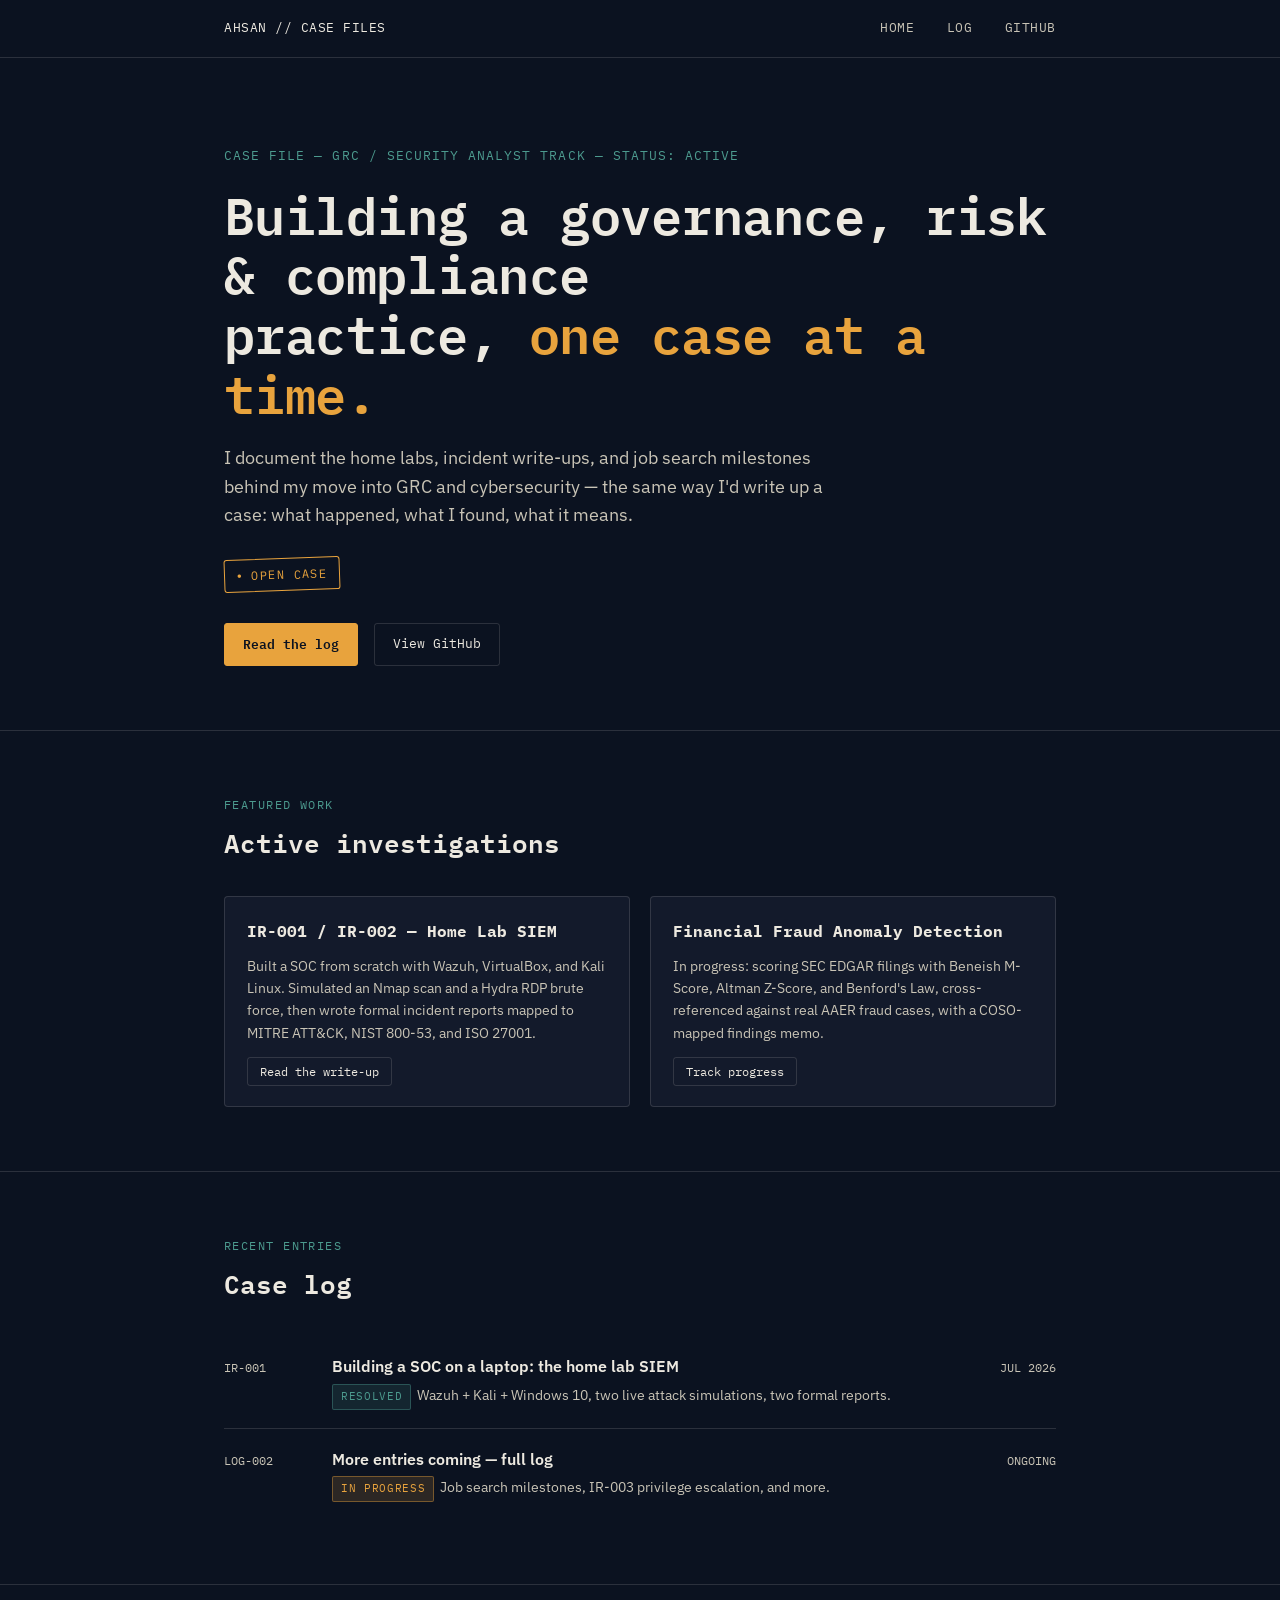
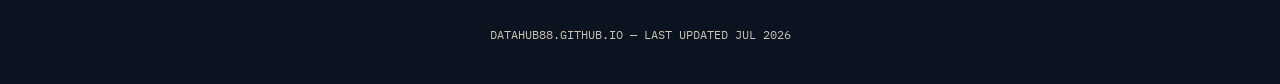
<file: index.html>
<!DOCTYPE html>
<html lang="en">
<head>
<meta charset="UTF-8">
<meta name="viewport" content="width=device-width, initial-scale=1.0">
<title>Ahsan — GRC, Risk & Security Case Files</title>
<link rel="preconnect" href="https://fonts.googleapis.com">
<link href="https://fonts.googleapis.com/css2?family=IBM+Plex+Mono:wght@400;500;600&family=IBM+Plex+Sans:wght@400;500;600&display=swap" rel="stylesheet">
<link rel="stylesheet" href="style.css">
</head>
<body>

<div class="topbar">
  <div class="wrap">
    <span class="brand">AHSAN // CASE FILES</span>
    <nav>
      <a href="index.html">Home</a>
      <a href="blog.html">Log</a>
      <a href="https://github.com/Datahub88" target="_blank">GitHub</a>
    </nav>
  </div>
</div>

<div class="hero">
  <div class="wrap">
    <div class="case-number">CASE FILE — GRC / SECURITY ANALYST TRACK — STATUS: ACTIVE</div>
    <h1>Building a governance, risk &amp; compliance<br>practice, <span class="accent">one case at a time.</span></h1>
    <p class="lede">I document the home labs, incident write-ups, and job search milestones behind my move into GRC and cybersecurity — the same way I'd write up a case: what happened, what I found, what it means.</p>
    <div class="stamp">Open Case</div>
    <div class="hero-links">
      <a class="btn primary" href="blog.html">Read the log</a>
      <a class="btn" href="https://github.com/Datahub88" target="_blank">View GitHub</a>
    </div>
  </div>
</div>

<div class="section">
  <div class="wrap">
    <div class="section-label">Featured Work</div>
    <h2>Active investigations</h2>
    <div class="grid">
      <div class="card">
        <h3>IR-001 / IR-002 — Home Lab SIEM</h3>
        <p>Built a SOC from scratch with Wazuh, VirtualBox, and Kali Linux. Simulated an Nmap scan and a Hydra RDP brute force, then wrote formal incident reports mapped to MITRE ATT&amp;CK, NIST 800-53, and ISO 27001.</p>
        <a class="btn" href="home-lab-siem.html">Read the write-up</a>
      </div>
      <div class="card">
        <h3>Financial Fraud Anomaly Detection</h3>
        <p>In progress: scoring SEC EDGAR filings with Beneish M-Score, Altman Z-Score, and Benford's Law, cross-referenced against real AAER fraud cases, with a COSO-mapped findings memo.</p>
        <a class="btn" href="https://github.com/Datahub88" target="_blank">Track progress</a>
      </div>
    </div>
  </div>
</div>

<div class="section">
  <div class="wrap">
    <div class="section-label">Recent Entries</div>
    <h2>Case log</h2>

    <a class="log-entry" href="home-lab-siem.html">
      <span class="log-id">IR-001</span>
      <span>
        <span class="entry-title">Building a SOC on a laptop: the home lab SIEM</span>
        <div class="entry-desc"><span class="tag resolved">Resolved</span>Wazuh + Kali + Windows 10, two live attack simulations, two formal reports.</div>
      </span>
      <span class="entry-date">JUL 2026</span>
    </a>

    <a class="log-entry" href="blog.html">
      <span class="log-id">LOG-002</span>
      <span>
        <span class="entry-title">More entries coming — full log</span>
        <div class="entry-desc"><span class="tag progress">In Progress</span>Job search milestones, IR-003 privilege escalation, and more.</div>
      </span>
      <span class="entry-date">ONGOING</span>
    </a>
  </div>
</div>

<footer>
  <div class="wrap">DATAHUB88.GITHUB.IO — LAST UPDATED JUL 2026</div>
</footer>

</body>
</html>
</file>
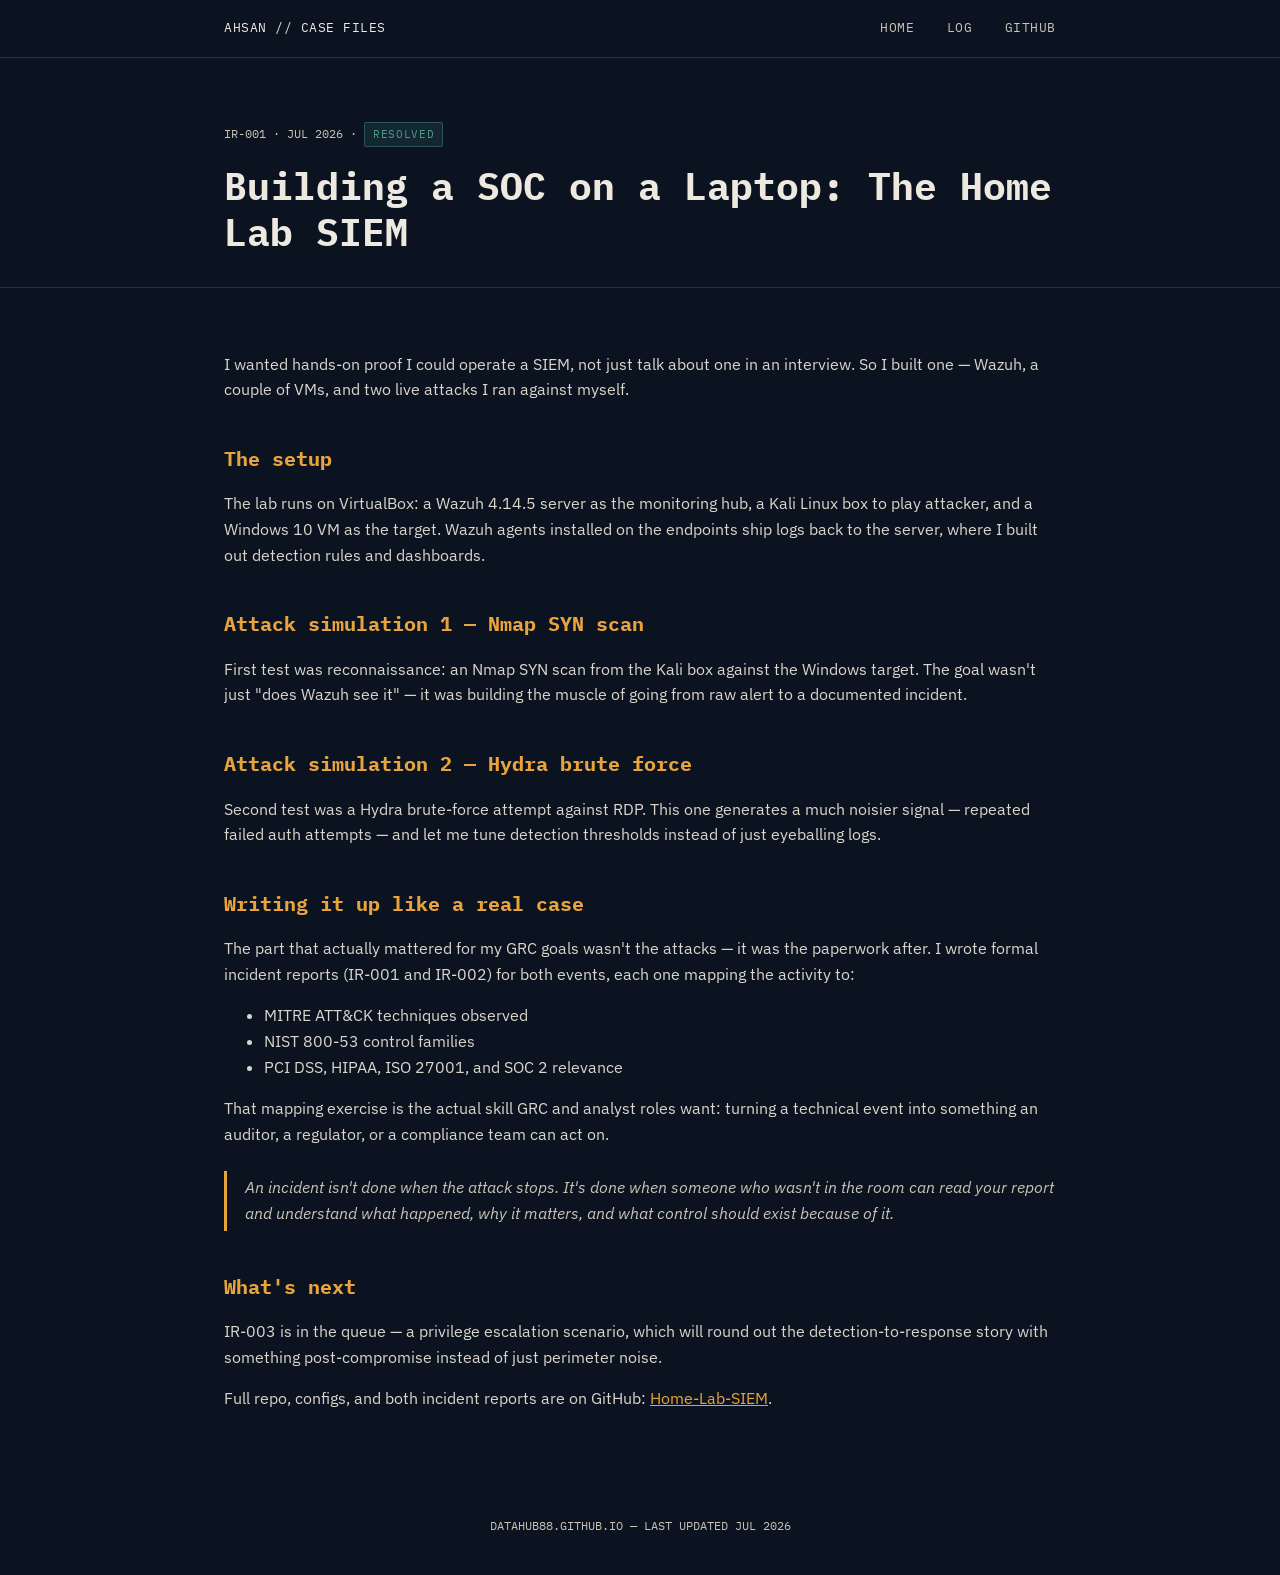
<file: home-lab-siem.html>
<!DOCTYPE html>
<html lang="en">
<head>
<meta charset="UTF-8">
<meta name="viewport" content="width=device-width, initial-scale=1.0">
<title>Building a SOC on a Laptop: The Home Lab SIEM — Ahsan</title>
<link rel="preconnect" href="https://fonts.googleapis.com">
<link href="https://fonts.googleapis.com/css2?family=IBM+Plex+Mono:wght@400;500;600&family=IBM+Plex+Sans:wght@400;500;600&display=swap" rel="stylesheet">
<link rel="stylesheet" href="style.css">
</head>
<body>

<div class="topbar">
  <div class="wrap">
    <span class="brand">AHSAN // CASE FILES</span>
    <nav>
      <a href="index.html">Home</a>
      <a href="blog.html">Log</a>
      <a href="https://github.com/Datahub88" target="_blank">GitHub</a>
    </nav>
  </div>
</div>

<div class="post-header">
  <div class="wrap">
    <div class="post-meta">IR-001 · JUL 2026 · <span class="tag resolved">Resolved</span></div>
    <h1>Building a SOC on a Laptop: The Home Lab SIEM</h1>
  </div>
</div>

<article class="post">
  <div class="wrap">
    <p>I wanted hands-on proof I could operate a SIEM, not just talk about one in an interview. So I built one — Wazuh, a couple of VMs, and two live attacks I ran against myself.</p>

    <h2>The setup</h2>
    <p>The lab runs on VirtualBox: a Wazuh 4.14.5 server as the monitoring hub, a Kali Linux box to play attacker, and a Windows 10 VM as the target. Wazuh agents installed on the endpoints ship logs back to the server, where I built out detection rules and dashboards.</p>

    <h2>Attack simulation 1 — Nmap SYN scan</h2>
    <p>First test was reconnaissance: an Nmap SYN scan from the Kali box against the Windows target. The goal wasn't just "does Wazuh see it" — it was building the muscle of going from raw alert to a documented incident.</p>

    <h2>Attack simulation 2 — Hydra brute force</h2>
    <p>Second test was a Hydra brute-force attempt against RDP. This one generates a much noisier signal — repeated failed auth attempts — and let me tune detection thresholds instead of just eyeballing logs.</p>

    <h2>Writing it up like a real case</h2>
    <p>The part that actually mattered for my GRC goals wasn't the attacks — it was the paperwork after. I wrote formal incident reports (IR-001 and IR-002) for both events, each one mapping the activity to:</p>
    <ul>
      <li>MITRE ATT&amp;CK techniques observed</li>
      <li>NIST 800-53 control families</li>
      <li>PCI DSS, HIPAA, ISO 27001, and SOC 2 relevance</li>
    </ul>
    <p>That mapping exercise is the actual skill GRC and analyst roles want: turning a technical event into something an auditor, a regulator, or a compliance team can act on.</p>

    <blockquote>An incident isn't done when the attack stops. It's done when someone who wasn't in the room can read your report and understand what happened, why it matters, and what control should exist because of it.</blockquote>

    <h2>What's next</h2>
    <p>IR-003 is in the queue — a privilege escalation scenario, which will round out the detection-to-response story with something post-compromise instead of just perimeter noise.</p>

    <p>Full repo, configs, and both incident reports are on GitHub: <a href="https://github.com/Datahub88/Home-Lab-SIEM" target="_blank" style="color: var(--amber);">Home-Lab-SIEM</a>.</p>
  </div>
</article>

<footer>
  <div class="wrap">DATAHUB88.GITHUB.IO — LAST UPDATED JUL 2026</div>
</footer>

</body>
</html>
</file>
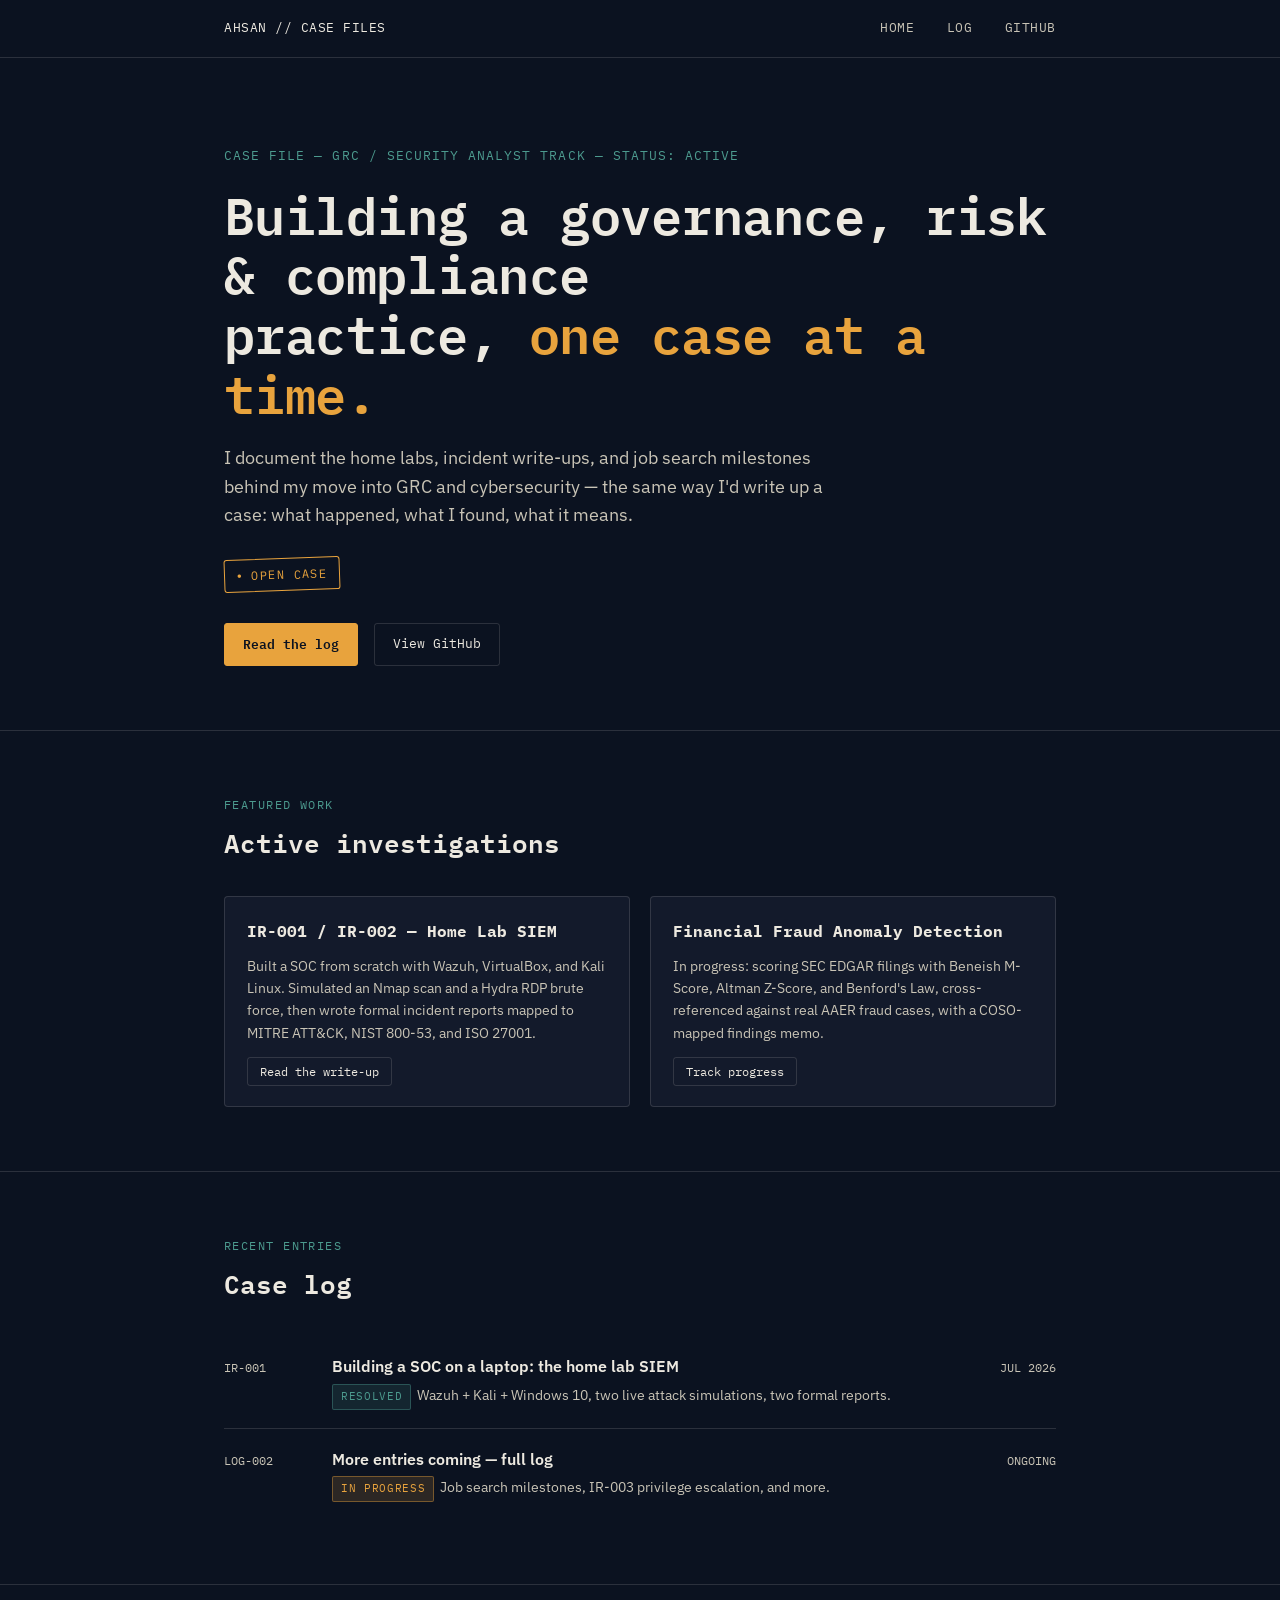
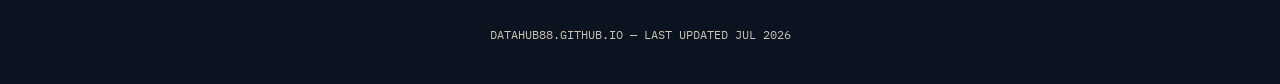
<file: index (1).html>
<!DOCTYPE html>
<html lang="en">
<head>
<meta charset="UTF-8">
<meta name="viewport" content="width=device-width, initial-scale=1.0">
<title>Ahsan — GRC, Risk & Security Case Files</title>
<link rel="preconnect" href="https://fonts.googleapis.com">
<link href="https://fonts.googleapis.com/css2?family=IBM+Plex+Mono:wght@400;500;600&family=IBM+Plex+Sans:wght@400;500;600&display=swap" rel="stylesheet">
<link rel="stylesheet" href="style.css">
</head>
<body>

<div class="topbar">
  <div class="wrap">
    <span class="brand">AHSAN // CASE FILES</span>
    <nav>
      <a href="index.html">Home</a>
      <a href="blog.html">Log</a>
      <a href="https://github.com/Datahub88" target="_blank">GitHub</a>
    </nav>
  </div>
</div>

<div class="hero">
  <div class="wrap">
    <div class="case-number">CASE FILE — GRC / SECURITY ANALYST TRACK — STATUS: ACTIVE</div>
    <h1>Building a governance, risk &amp; compliance<br>practice, <span class="accent">one case at a time.</span></h1>
    <p class="lede">I document the home labs, incident write-ups, and job search milestones behind my move into GRC and cybersecurity — the same way I'd write up a case: what happened, what I found, what it means.</p>
    <div class="stamp">Open Case</div>
    <div class="hero-links">
      <a class="btn primary" href="blog.html">Read the log</a>
      <a class="btn" href="https://github.com/Datahub88" target="_blank">View GitHub</a>
    </div>
  </div>
</div>

<div class="section">
  <div class="wrap">
    <div class="section-label">Featured Work</div>
    <h2>Active investigations</h2>
    <div class="grid">
      <div class="card">
        <h3>IR-001 / IR-002 — Home Lab SIEM</h3>
        <p>Built a SOC from scratch with Wazuh, VirtualBox, and Kali Linux. Simulated an Nmap scan and a Hydra RDP brute force, then wrote formal incident reports mapped to MITRE ATT&amp;CK, NIST 800-53, and ISO 27001.</p>
        <a class="btn" href="posts/home-lab-siem.html">Read the write-up</a>
      </div>
      <div class="card">
        <h3>Financial Fraud Anomaly Detection</h3>
        <p>In progress: scoring SEC EDGAR filings with Beneish M-Score, Altman Z-Score, and Benford's Law, cross-referenced against real AAER fraud cases, with a COSO-mapped findings memo.</p>
        <a class="btn" href="https://github.com/Datahub88" target="_blank">Track progress</a>
      </div>
    </div>
  </div>
</div>

<div class="section">
  <div class="wrap">
    <div class="section-label">Recent Entries</div>
    <h2>Case log</h2>

    <a class="log-entry" href="posts/home-lab-siem.html">
      <span class="log-id">IR-001</span>
      <span>
        <span class="entry-title">Building a SOC on a laptop: the home lab SIEM</span>
        <div class="entry-desc"><span class="tag resolved">Resolved</span>Wazuh + Kali + Windows 10, two live attack simulations, two formal reports.</div>
      </span>
      <span class="entry-date">JUL 2026</span>
    </a>

    <a class="log-entry" href="blog.html">
      <span class="log-id">LOG-002</span>
      <span>
        <span class="entry-title">More entries coming — full log</span>
        <div class="entry-desc"><span class="tag progress">In Progress</span>Job search milestones, IR-003 privilege escalation, and more.</div>
      </span>
      <span class="entry-date">ONGOING</span>
    </a>
  </div>
</div>

<footer>
  <div class="wrap">DATAHUB88.GITHUB.IO — LAST UPDATED JUL 2026</div>
</footer>

</body>
</html>
</file>
<file: style.css>
:root {
  --ink: #0B1220;
  --panel: #131A2B;
  --paper: #EDE9E0;
  --paper-dim: #C9C4B6;
  --amber: #E8A33D;
  --teal: #4C9A8E;
  --red: #C1483B;
  --line: rgba(237, 233, 224, 0.14);
  --mono: 'IBM Plex Mono', ui-monospace, SFMono-Regular, Menlo, monospace;
  --sans: 'IBM Plex Sans', -apple-system, Segoe UI, Roboto, sans-serif;
}

* { box-sizing: border-box; }

html { scroll-behavior: smooth; }

body {
  margin: 0;
  background: var(--ink);
  color: var(--paper);
  font-family: var(--sans);
  line-height: 1.6;
}

a { color: inherit; }

.wrap {
  max-width: 880px;
  margin: 0 auto;
  padding: 0 24px;
}

/* Top bar — styled like a case-file header strip */
.topbar {
  border-bottom: 1px solid var(--line);
  padding: 18px 0;
  font-family: var(--mono);
  font-size: 13px;
  letter-spacing: 0.04em;
  text-transform: uppercase;
  color: var(--paper-dim);
}
.topbar .wrap {
  display: flex;
  justify-content: space-between;
  align-items: center;
}
.topbar nav a {
  text-decoration: none;
  margin-left: 24px;
  color: var(--paper-dim);
  border-bottom: 1px solid transparent;
  transition: border-color 0.15s, color 0.15s;
}
.topbar nav a:hover { color: var(--amber); border-color: var(--amber); }
.topbar .brand { color: var(--paper); }

/* Hero — cover-page-of-a-case-file feel */
.hero {
  padding: 88px 0 64px;
  border-bottom: 1px solid var(--line);
}
.case-number {
  font-family: var(--mono);
  font-size: 13px;
  color: var(--teal);
  letter-spacing: 0.08em;
  text-transform: uppercase;
  margin-bottom: 18px;
}
.hero h1 {
  font-family: var(--mono);
  font-size: clamp(32px, 5vw, 52px);
  line-height: 1.15;
  margin: 0 0 20px;
  font-weight: 600;
  letter-spacing: -0.01em;
}
.hero h1 .accent { color: var(--amber); }
.hero p.lede {
  font-size: 18px;
  color: var(--paper-dim);
  max-width: 620px;
  margin: 0 0 28px;
}

.stamp {
  display: inline-flex;
  align-items: center;
  gap: 8px;
  font-family: var(--mono);
  font-size: 12px;
  text-transform: uppercase;
  letter-spacing: 0.12em;
  border: 1.5px solid var(--amber);
  color: var(--amber);
  padding: 6px 12px;
  border-radius: 3px;
  transform: rotate(-2deg);
}
.stamp::before { content: "●"; font-size: 8px; }

.hero-links { margin-top: 32px; display: flex; gap: 16px; flex-wrap: wrap; }
.btn {
  font-family: var(--mono);
  font-size: 13px;
  text-decoration: none;
  padding: 10px 18px;
  border-radius: 3px;
  border: 1px solid var(--line);
  color: var(--paper);
  transition: border-color 0.15s, background 0.15s;
}
.btn:hover { border-color: var(--amber); background: rgba(232,163,61,0.08); }
.btn.primary { background: var(--amber); color: var(--ink); border-color: var(--amber); font-weight: 600; }
.btn.primary:hover { background: #f0b459; }

/* Section headers with log-entry index styling */
.section { padding: 64px 0; border-bottom: 1px solid var(--line); }
.section:last-child { border-bottom: none; }
.section-label {
  font-family: var(--mono);
  font-size: 12px;
  color: var(--teal);
  text-transform: uppercase;
  letter-spacing: 0.12em;
  margin-bottom: 8px;
}
.section h2 {
  font-family: var(--mono);
  font-size: 26px;
  margin: 0 0 32px;
  font-weight: 600;
}

/* Case log — entries as ticket rows */
.log-entry {
  display: grid;
  grid-template-columns: 88px 1fr auto;
  gap: 20px;
  align-items: baseline;
  padding: 18px 0;
  border-top: 1px solid var(--line);
  text-decoration: none;
  color: var(--paper);
}
.log-entry:first-of-type { border-top: none; }
.log-entry:hover .entry-title { color: var(--amber); }
.log-id { font-family: var(--mono); font-size: 12px; color: var(--paper-dim); }
.entry-title { font-weight: 600; font-size: 16px; transition: color 0.15s; }
.entry-desc { font-size: 14px; color: var(--paper-dim); margin-top: 4px; }
.entry-date { font-family: var(--mono); font-size: 12px; color: var(--paper-dim); white-space: nowrap; }

/* Status tags */
.tag {
  display: inline-block;
  font-family: var(--mono);
  font-size: 11px;
  text-transform: uppercase;
  letter-spacing: 0.06em;
  padding: 3px 8px;
  border-radius: 2px;
  margin-right: 6px;
}
.tag.resolved { background: rgba(76,154,142,0.15); color: var(--teal); border: 1px solid rgba(76,154,142,0.4); }
.tag.progress { background: rgba(232,163,61,0.15); color: var(--amber); border: 1px solid rgba(232,163,61,0.4); }
.tag.critical { background: rgba(193,72,58,0.15); color: var(--red); border: 1px solid rgba(193,72,58,0.4); }

/* Project cards */
.grid { display: grid; grid-template-columns: 1fr 1fr; gap: 20px; }
@media (max-width: 640px) { .grid { grid-template-columns: 1fr; } }
.card {
  border: 1px solid var(--line);
  border-radius: 4px;
  padding: 22px;
  background: var(--panel);
}
.card h3 { font-family: var(--mono); font-size: 16px; margin: 0 0 10px; }
.card p { font-size: 14px; color: var(--paper-dim); margin: 0 0 14px; }
.card .btn { padding: 6px 12px; font-size: 12px; }

/* Article / post pages */
.post-header { padding: 64px 0 32px; border-bottom: 1px solid var(--line); }
.post-meta { font-family: var(--mono); font-size: 12px; color: var(--paper-dim); margin-bottom: 16px; }
.post-header h1 { font-family: var(--mono); font-size: clamp(26px, 4vw, 38px); margin: 0; line-height: 1.2; }
article.post { padding: 48px 0; }
article.post h2 { font-family: var(--mono); font-size: 20px; margin-top: 40px; color: var(--amber); }
article.post p { font-size: 16px; color: #DAD6CB; }
article.post code, article.post pre {
  font-family: var(--mono);
  background: var(--panel);
  border: 1px solid var(--line);
  border-radius: 3px;
}
article.post code { padding: 2px 6px; font-size: 14px; }
article.post pre { padding: 16px; overflow-x: auto; font-size: 13px; line-height: 1.6; }
article.post ul { color: #DAD6CB; }
article.post blockquote {
  border-left: 3px solid var(--amber);
  margin: 24px 0;
  padding: 4px 0 4px 18px;
  color: var(--paper-dim);
  font-style: italic;
}

footer {
  padding: 40px 0;
  font-family: var(--mono);
  font-size: 12px;
  color: var(--paper-dim);
  text-align: center;
}

@media (max-width: 640px) {
  .log-entry { grid-template-columns: 1fr; gap: 4px; }
  .log-id { order: -1; }
}
</file>
